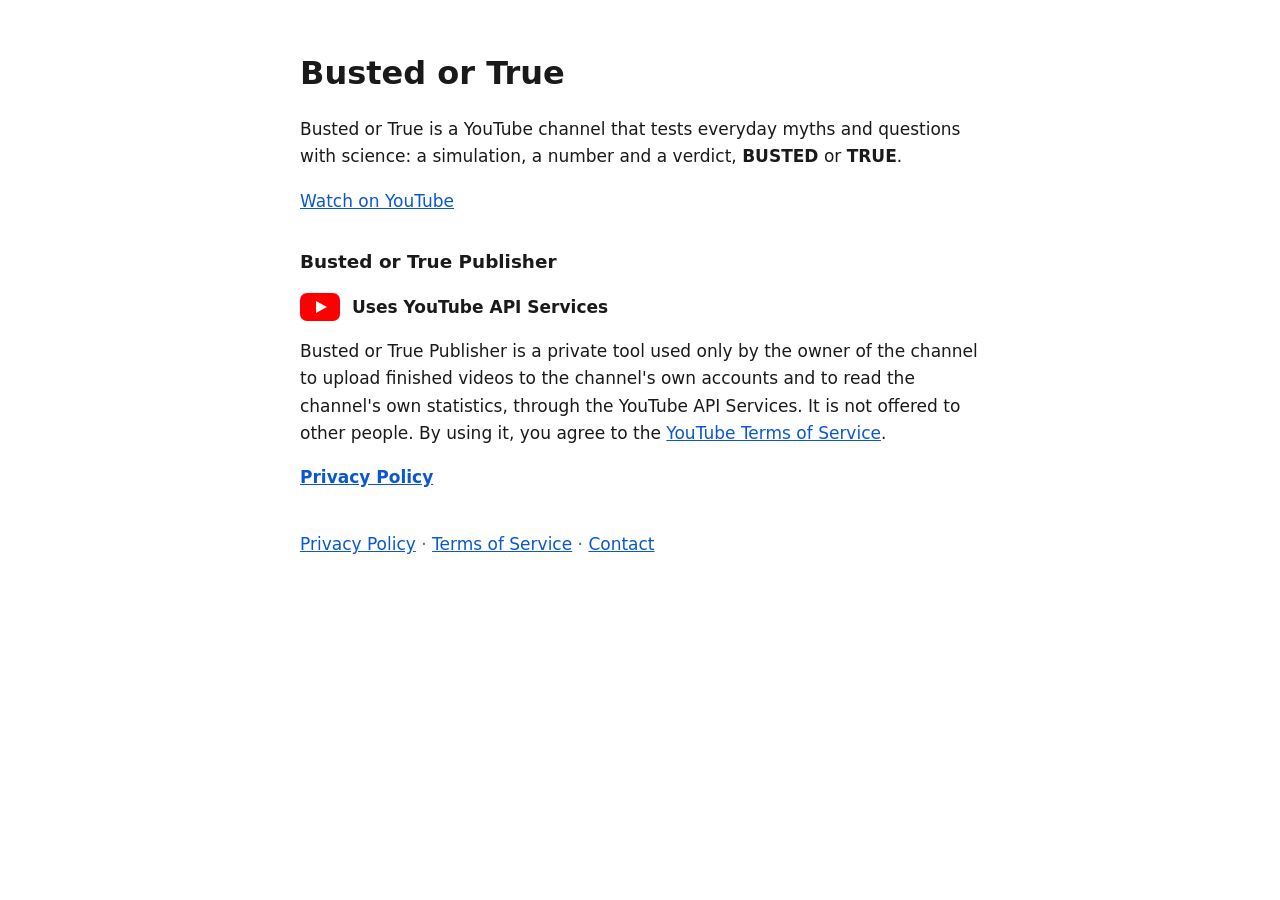
<file: index.html>
<!doctype html>
<html lang="en">
<head>
<meta charset="utf-8">
<meta name="viewport" content="width=device-width, initial-scale=1">
<title>Busted or True</title>
<link rel="stylesheet" href="style.css">
</head>
<body>
<main>
  <h1>Busted or True</h1>
  <p>Busted or True is a YouTube channel that tests everyday myths and questions with science:
     a simulation, a number and a verdict, <strong>BUSTED</strong> or <strong>TRUE</strong>.</p>
  <p><a href="https://www.youtube.com/@BustedorTrue">Watch on YouTube</a></p>

  <h2>Busted or True Publisher</h2>
  <p class="yt"><svg width="40" height="28" viewBox="0 0 40 28" aria-hidden="true">
       <rect width="40" height="28" rx="7" fill="#FF0000"/><path d="M16 8 L27 14 L16 20 Z" fill="#fff"/></svg>
     <span>Uses YouTube API Services</span></p>
  <p>Busted or True Publisher is a private tool used only by the owner of the channel to upload
     finished videos to the channel's own accounts and to read the channel's own statistics, through
     the YouTube API Services. It is not offered to other people. By using it, you agree to the
     <a href="https://www.youtube.com/t/terms">YouTube Terms of Service</a>.</p>
  <p><strong><a href="privacy.html">Privacy Policy</a></strong></p>

  <nav>
    <a href="privacy.html">Privacy Policy</a> ·
    <a href="terms.html">Terms of Service</a> ·
    <a href="mailto:bustedbyphysics@gmail.com">Contact</a>
  </nav>
</main>
</body>
</html>
</file>
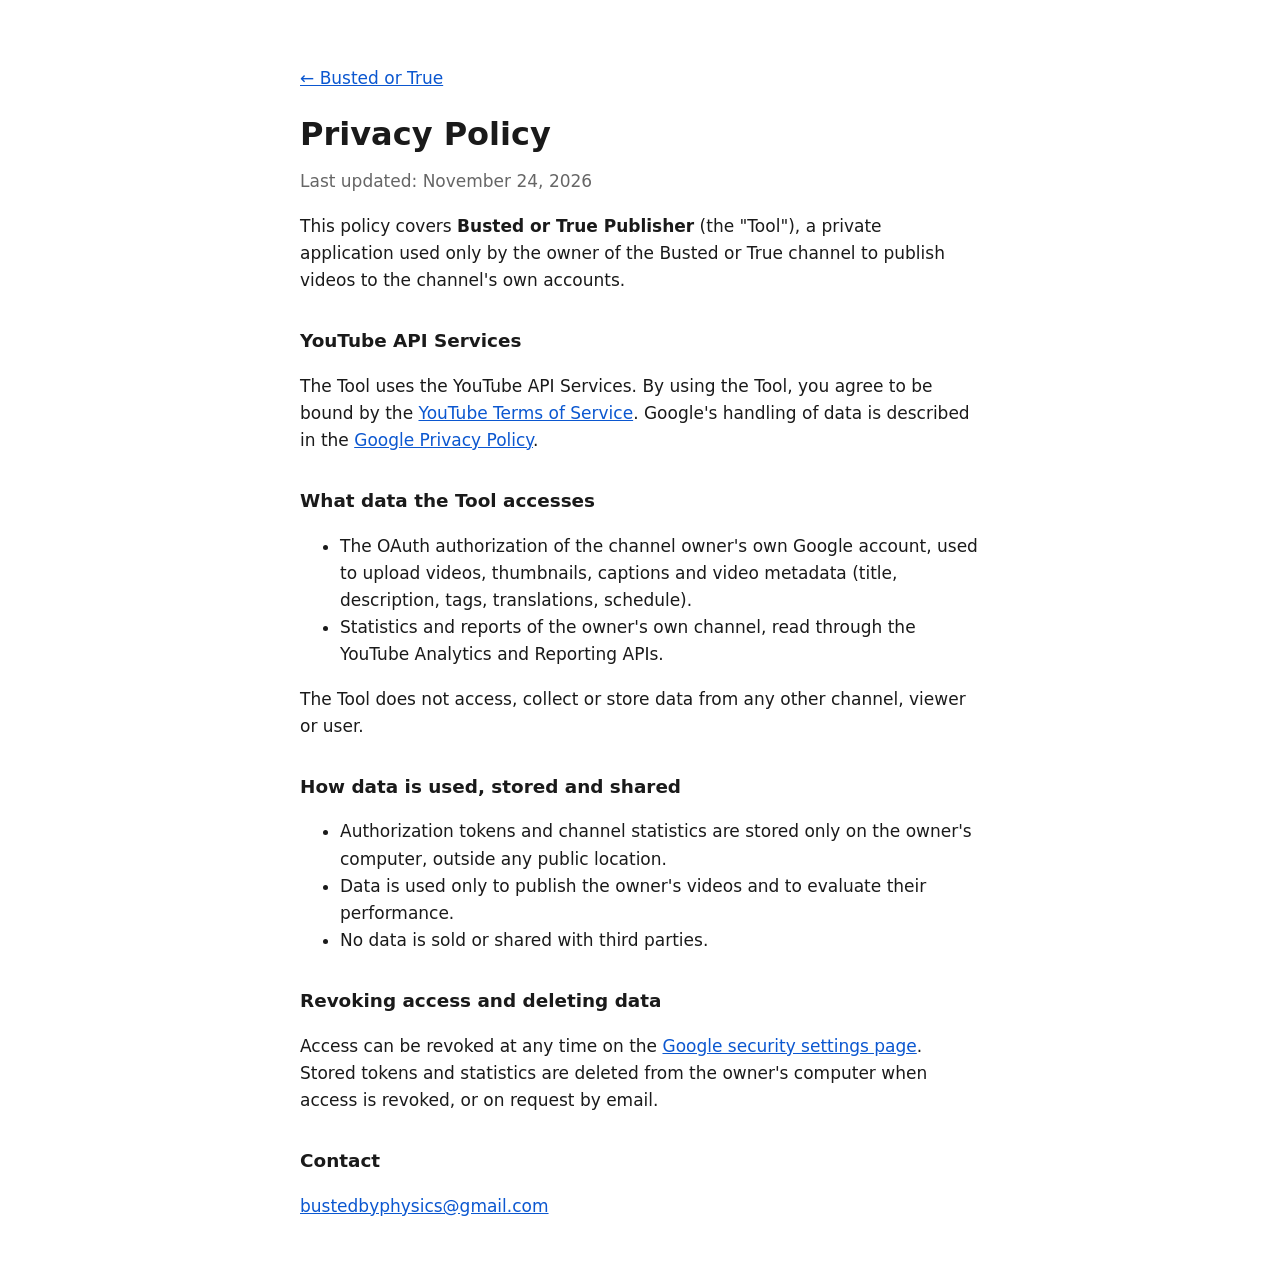
<file: privacy.html>
<!doctype html>
<html lang="en">
<head>
<meta charset="utf-8">
<meta name="viewport" content="width=device-width, initial-scale=1">
<title>Privacy Policy</title>
<link rel="stylesheet" href="style.css">
</head>
<body>
<main>
  <p><a href="index.html">← Busted or True</a></p>
  <h1>Privacy Policy</h1>
  <p class="meta">Last updated: November 24, 2026</p>

  <p>This policy covers <strong>Busted or True Publisher</strong> (the "Tool"), a private application
     used only by the owner of the Busted or True channel to publish videos to the channel's own
     accounts.</p>

  <h2>YouTube API Services</h2>
  <p>The Tool uses the YouTube API Services. By using the Tool, you agree to be bound by the
     <a href="https://www.youtube.com/t/terms">YouTube Terms of Service</a>. Google's handling of data is
     described in the <a href="https://policies.google.com/privacy">Google Privacy Policy</a>.</p>

  <h2>What data the Tool accesses</h2>
  <ul>
    <li>The OAuth authorization of the channel owner's own Google account, used to upload videos,
        thumbnails, captions and video metadata (title, description, tags, translations, schedule).</li>
    <li>Statistics and reports of the owner's own channel, read through the YouTube Analytics and
        Reporting APIs.</li>
  </ul>
  <p>The Tool does not access, collect or store data from any other channel, viewer or user.</p>

  <h2>How data is used, stored and shared</h2>
  <ul>
    <li>Authorization tokens and channel statistics are stored only on the owner's computer, outside
        any public location.</li>
    <li>Data is used only to publish the owner's videos and to evaluate their performance.</li>
    <li>No data is sold or shared with third parties.</li>
  </ul>

  <h2>Revoking access and deleting data</h2>
  <p>Access can be revoked at any time on the
     <a href="https://security.google.com/settings/security/permissions">Google security settings page</a>.
     Stored tokens and statistics are deleted from the owner's computer when access is revoked, or on
     request by email.</p>

  <h2>Contact</h2>
  <p><a href="mailto:bustedbyphysics@gmail.com">bustedbyphysics@gmail.com</a></p>
</main>
</body>
</html>
</file>
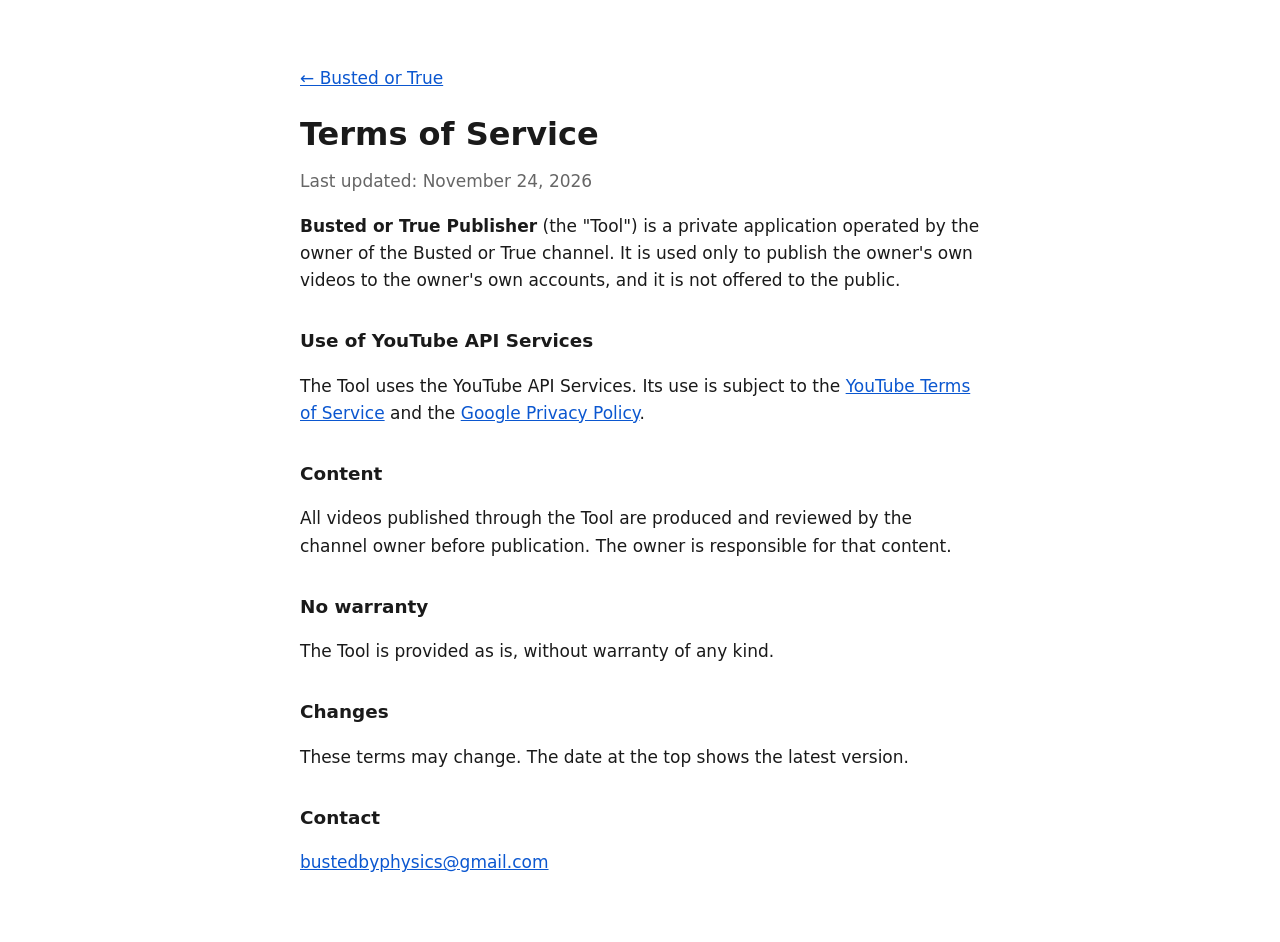
<file: terms.html>
<!doctype html>
<html lang="en">
<head>
<meta charset="utf-8">
<meta name="viewport" content="width=device-width, initial-scale=1">
<title>Terms of Service</title>
<link rel="stylesheet" href="style.css">
</head>
<body>
<main>
  <p><a href="index.html">← Busted or True</a></p>
  <h1>Terms of Service</h1>
  <p class="meta">Last updated: November 24, 2026</p>

  <p><strong>Busted or True Publisher</strong> (the "Tool") is a private application operated by the
     owner of the Busted or True channel. It is used only to publish the owner's own videos to the
     owner's own accounts, and it is not offered to the public.</p>

  <h2>Use of YouTube API Services</h2>
  <p>The Tool uses the YouTube API Services. Its use is subject to the
     <a href="https://www.youtube.com/t/terms">YouTube Terms of Service</a> and the
     <a href="https://policies.google.com/privacy">Google Privacy Policy</a>.</p>

  <h2>Content</h2>
  <p>All videos published through the Tool are produced and reviewed by the channel owner before
     publication. The owner is responsible for that content.</p>

  <h2>No warranty</h2>
  <p>The Tool is provided as is, without warranty of any kind.</p>

  <h2>Changes</h2>
  <p>These terms may change. The date at the top shows the latest version.</p>

  <h2>Contact</h2>
  <p><a href="mailto:bustedbyphysics@gmail.com">bustedbyphysics@gmail.com</a></p>
</main>
</body>
</html>
</file>
<file: style.css>
:root { --bg: #ffffff; --fg: #1a1a1a; --muted: #666; --link: #0b57d0; }
@media (prefers-color-scheme: dark) {
  :root { --bg: #141414; --fg: #ececec; --muted: #9a9a9a; --link: #8ab4f8; }
}
body { margin: 0; background: var(--bg); color: var(--fg);
       font: 17px/1.6 system-ui, -apple-system, "Segoe UI", Roboto, sans-serif; }
main { max-width: 680px; margin: 0 auto; padding: 48px 16px; }
h1 { font-size: 2rem; margin: 0 0 8px; }
h2 { font-size: 1.15rem; margin-top: 32px; }
a { color: var(--link); }
.meta { color: var(--muted); margin-top: 0; }
nav { margin-top: 40px; color: var(--muted); }
.yt { display: flex; align-items: center; gap: 12px; font-weight: 600; }
</file>
